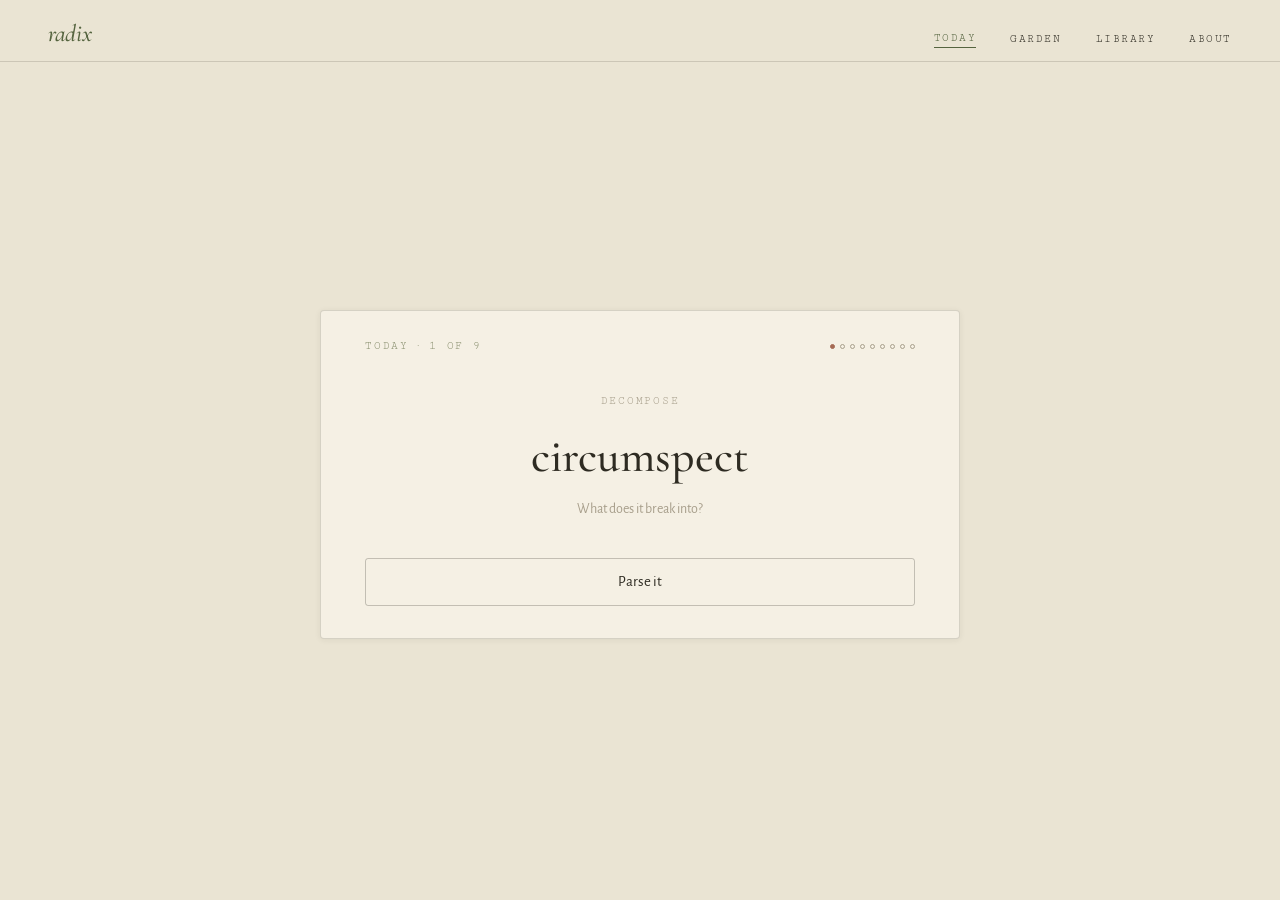
<file: index.html>
<!DOCTYPE html>
<html lang="en">
<head>
<meta charset="utf-8">
<meta name="viewport" content="width=device-width, initial-scale=1">
<title>Radix: a herbarium of Latin roots</title>
<meta name="description" content="Learn Latin roots by pressing them like specimens. Parse words into their roots, compose meanings, and grow a garden of what you know.">
<meta name="theme-color" content="#F5F0E4">
<meta name="apple-mobile-web-app-capable" content="yes">
<meta name="apple-mobile-web-app-status-bar-style" content="default">
<meta name="apple-mobile-web-app-title" content="Radix">
<link rel="canonical" href="https://stannrodriguez.github.io/verbena/">
<link rel="manifest" href="/verbena/site.webmanifest">
<link rel="apple-touch-icon" href="/verbena/apple-touch-icon.png">
<meta property="og:type" content="website">
<meta property="og:site_name" content="Radix">
<meta property="og:title" content="Radix: a herbarium of Latin roots">
<meta property="og:description" content="Parse words into their roots, compose meanings, and grow a garden of what you know.">
<meta property="og:url" content="https://stannrodriguez.github.io/verbena/">
<meta property="og:image" content="https://stannrodriguez.github.io/verbena/og-card.png">
<meta property="og:image:width" content="1200">
<meta property="og:image:height" content="630">
<meta property="og:image:alt" content="Radix: Latin roots pressed like botanical specimens">
<meta name="twitter:card" content="summary_large_image">
<meta name="twitter:title" content="Radix: a herbarium of Latin roots">
<meta name="twitter:description" content="Parse words into their roots, compose meanings, and grow a garden of what you know.">
<meta name="twitter:image" content="https://stannrodriguez.github.io/verbena/og-card.png">
<link rel="preconnect" href="https://fonts.googleapis.com">
<link rel="preconnect" href="https://fonts.gstatic.com" crossorigin>
<link href="https://fonts.googleapis.com/css2?family=Alegreya+Sans:ital,wght@0,400;0,500;0,700;1,400&family=Cormorant+Garamond:ital,wght@0,500;0,600;1,500;1,600&family=Cutive+Mono&display=swap" rel="stylesheet">
<link rel="stylesheet" href="radix.css">
<link rel="icon" href="/verbena/favicon.svg" type="image/svg+xml">
</head>
<body>
  <div class="app" id="app">

    <!-- Desktop top nav -->
    <header class="topnav" aria-label="Primary">
      <a class="wordmark" href="#/today">radix</a>
      <nav class="topnav-links">
        <button class="tlink" data-tab="today"    type="button">today</button>
        <button class="tlink" data-tab="garden"   type="button">garden</button>
        <button class="tlink" data-tab="library"  type="button">library</button>
        <button class="tlink" data-tab="about" type="button">about</button>
      </nav>
    </header>

    <!-- Screen stage -->
    <main class="stage" id="screen" aria-live="polite"><!-- rendered --></main>

    <!-- Mobile bottom tab bar -->
    <nav class="tabbar" aria-label="Primary">
      <button class="tab" data-tab="today"    type="button">today</button>
      <button class="tab" data-tab="garden"   type="button">garden</button>
      <button class="tab" data-tab="library"  type="button">library</button>
      <button class="tab" data-tab="about" type="button">about</button>
    </nav>

    <div class="toast" id="toast" role="status" aria-live="polite"></div>
  </div>

  <script src="radix.js"></script>
</body>
</html>
</file>
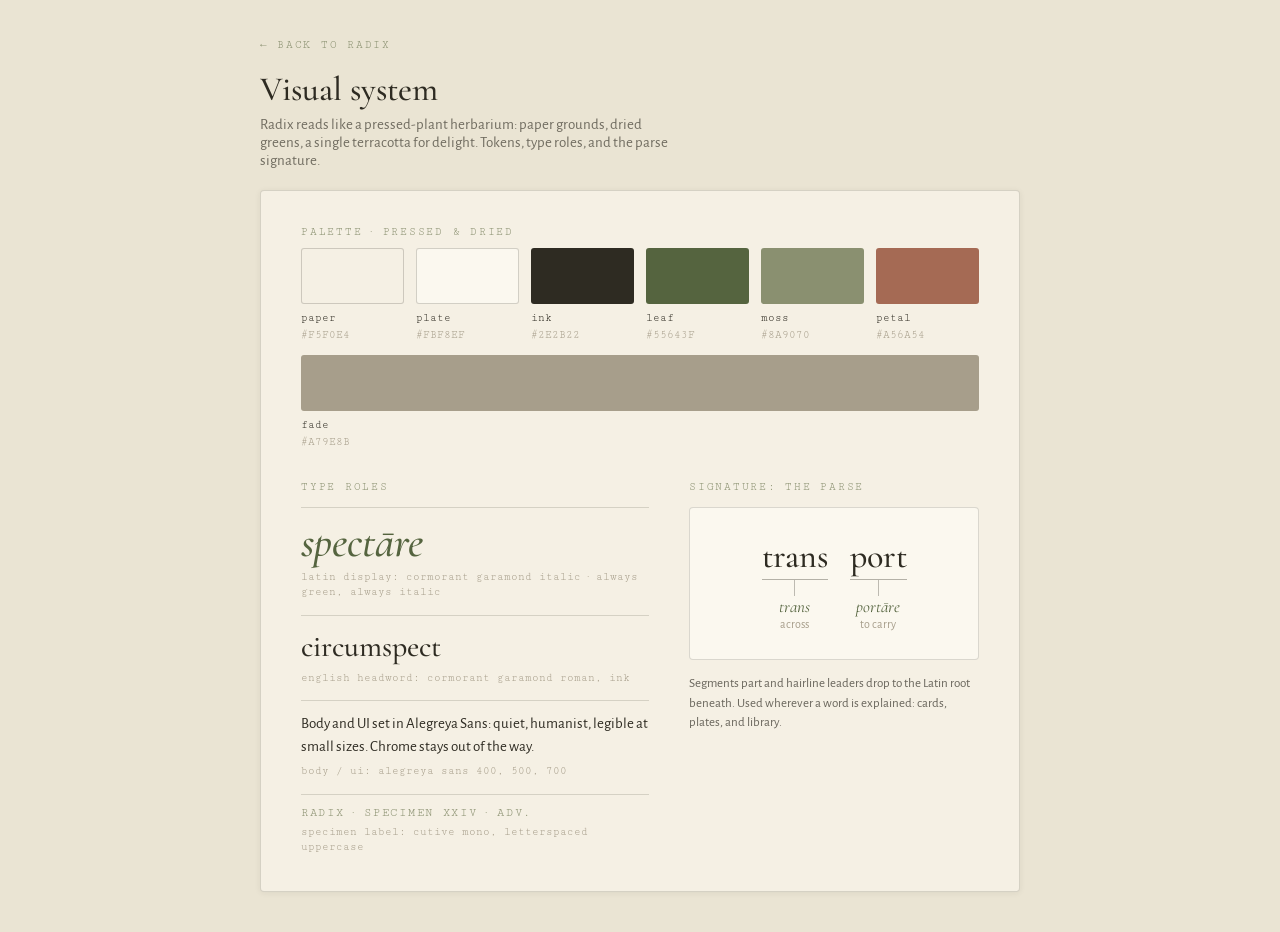
<file: styleguide.html>
<!DOCTYPE html>
<html lang="en">
<head>
<meta charset="utf-8">
<meta name="viewport" content="width=device-width, initial-scale=1">
<title>Radix: visual system</title>
<meta name="description" content="Radix visual system: palette, type roles, and the parse signature.">
<link rel="preconnect" href="https://fonts.googleapis.com">
<link rel="preconnect" href="https://fonts.gstatic.com" crossorigin>
<link href="https://fonts.googleapis.com/css2?family=Alegreya+Sans:ital,wght@0,400;0,500;0,700;1,400&family=Cormorant+Garamond:ital,wght@0,500;0,600;1,500;1,600&family=Cutive+Mono&display=swap" rel="stylesheet">
<link rel="icon" href="data:image/svg+xml,%3Csvg xmlns='http://www.w3.org/2000/svg' viewBox='0 0 120 120'%3E%3Cpath d='M60 108 C 55 78, 65 52, 60 22' stroke='%2355643F' stroke-width='3' fill='none'/%3E%3Cellipse cx='45' cy='80' rx='14' ry='6' fill='%2355643F' transform='rotate(-34 45 80)'/%3E%3Cellipse cx='75' cy='62' rx='14' ry='6' fill='%2355643F' transform='rotate(34 75 62)'/%3E%3Cellipse cx='46' cy='46' rx='13' ry='6' fill='%2355643F' transform='rotate(-34 46 46)'/%3E%3Ccircle cx='60' cy='14' r='5' fill='%23A56A54'/%3E%3Ccircle cx='52' cy='20' r='5' fill='%23A56A54'/%3E%3Ccircle cx='68' cy='20' r='5' fill='%23A56A54'/%3E%3C/svg%3E">
<style>
  :root {
    --paper:#F5F0E4; --plate:#FBF8EF; --ink:#2E2B22; --leaf:#55643F;
    --moss:#8A9070; --petal:#A56A54; --fade:#A79E8B; --desk:#EAE4D3;
    --line:rgba(46,43,34,.16);
    --display:'Cormorant Garamond',Georgia,serif;
    --body:'Alegreya Sans',-apple-system,sans-serif;
    --mono:'Cutive Mono',ui-monospace,monospace;
  }
  * { margin:0; padding:0; box-sizing:border-box; }
  body {
    background:var(--desk); color:var(--ink); font-family:var(--body);
    min-height:100dvh; display:flex; flex-direction:column; align-items:center;
    padding:40px 16px; -webkit-font-smoothing:antialiased;
  }
  .back {
    align-self:flex-start; max-width:760px; width:100%; margin:0 auto 18px;
    font:11px/1 var(--mono); letter-spacing:.16em; text-transform:uppercase;
    color:var(--moss); text-decoration:none;
  }
  .back:hover { color:var(--leaf); }
  .lede { max-width:760px; width:100%; margin:0 auto 20px; }
  .lede h1 { font-family:var(--display); font-weight:500; font-size:34px; color:var(--ink); }
  .lede p  { font-size:15px; color:rgba(46,43,34,.65); margin-top:6px; max-width:52ch; }

  .card {
    width:760px; max-width:100%; background:var(--paper);
    border:1px solid var(--line); border-radius:4px; box-shadow:0 1px 6px rgba(46,43,34,.07);
    padding:36px 40px; display:flex; flex-direction:column; gap:32px;
  }
  .eyebrow { font:11px/1 var(--mono); letter-spacing:.16em; text-transform:uppercase; color:var(--moss); }
  .swatches { display:flex; gap:12px; flex-wrap:wrap; }
  .sw { flex:1 1 90px; display:flex; flex-direction:column; gap:6px; }
  .chip { height:56px; border-radius:3px; }
  .chip.b { border:1px solid rgba(46,43,34,.2); }
  .sw .name { font:11px/1.5 var(--mono); color:var(--ink); }
  .sw .hex { color:var(--fade); }

  .cols { display:flex; gap:40px; }
  .col-a { flex:1.2; display:flex; flex-direction:column; gap:14px; }
  .col-b { flex:1; display:flex; flex-direction:column; gap:14px; }
  .role { border-top:1px solid var(--line); padding-top:12px; }
  .role .note { font:11px/1.4 var(--mono); color:var(--fade); margin-top:6px; }
  .r-latin { font-family:var(--display); font-style:italic; font-weight:500; font-size:44px; line-height:1; color:var(--leaf); }
  .r-head  { font-family:var(--display); font-weight:500; font-size:30px; color:var(--ink); }
  .r-body  { font-size:15px; line-height:1.5; }
  .r-spec  { font:12px/1 var(--mono); letter-spacing:.14em; text-transform:uppercase; color:var(--moss); }

  .sig {
    background:var(--plate); border:1px solid var(--line); border-radius:4px;
    padding:28px 20px; display:flex; flex-direction:column; align-items:center;
  }
  .sig-row { display:flex; gap:22px; align-items:baseline; }
  .seg { display:flex; flex-direction:column; align-items:center; }
  .seg .surface { font-family:var(--display); font-weight:500; font-size:34px; border-bottom:1px solid rgba(46,43,34,.35); padding-bottom:2px; }
  .seg .leader { width:1px; height:16px; background:rgba(46,43,34,.3); }
  .seg .root { font-family:var(--display); font-style:italic; font-size:17px; color:var(--leaf); }
  .seg .gl { font-size:12px; color:var(--fade); }
  .caption { font-size:13px; line-height:1.5; color:rgba(46,43,34,.7); }

  @media (max-width:680px) {
    .cols { flex-direction:column; gap:28px; }
    .card { padding:26px 22px; }
  }
</style>
</head>
<body>
  <a class="back" href="index.html">&larr; back to radix</a>
  <div class="lede">
    <h1>Visual system</h1>
    <p>Radix reads like a pressed-plant herbarium: paper grounds, dried greens, a single terracotta for delight. Tokens, type roles, and the parse signature.</p>
  </div>

  <div class="card">
    <!-- Palette -->
    <div style="display:flex;flex-direction:column;gap:10px">
      <div class="eyebrow">Palette · pressed &amp; dried</div>
      <div class="swatches">
        <div class="sw"><div class="chip b" style="background:#F5F0E4"></div><div class="name">paper<br><span class="hex">#F5F0E4</span></div></div>
        <div class="sw"><div class="chip b" style="background:#FBF8EF"></div><div class="name">plate<br><span class="hex">#FBF8EF</span></div></div>
        <div class="sw"><div class="chip" style="background:#2E2B22"></div><div class="name">ink<br><span class="hex">#2E2B22</span></div></div>
        <div class="sw"><div class="chip" style="background:#55643F"></div><div class="name">leaf<br><span class="hex">#55643F</span></div></div>
        <div class="sw"><div class="chip" style="background:#8A9070"></div><div class="name">moss<br><span class="hex">#8A9070</span></div></div>
        <div class="sw"><div class="chip" style="background:#A56A54"></div><div class="name">petal<br><span class="hex">#A56A54</span></div></div>
        <div class="sw"><div class="chip" style="background:#A79E8B"></div><div class="name">fade<br><span class="hex">#A79E8B</span></div></div>
      </div>
    </div>

    <div class="cols">
      <!-- Type roles -->
      <div class="col-a">
        <div class="eyebrow">Type roles</div>
        <div class="role"><div class="r-latin">spectāre</div><div class="note">latin display: cormorant garamond italic · always green, always italic</div></div>
        <div class="role"><div class="r-head">circumspect</div><div class="note">english headword: cormorant garamond roman, ink</div></div>
        <div class="role"><div class="r-body">Body and UI set in Alegreya Sans: quiet, humanist, legible at small sizes. Chrome stays out of the way.</div><div class="note">body / ui: alegreya sans 400, 500, 700</div></div>
        <div class="role"><div class="r-spec">radix · specimen xxiv · adv.</div><div class="note">specimen label: cutive mono, letterspaced uppercase</div></div>
      </div>

      <!-- Signature -->
      <div class="col-b">
        <div class="eyebrow">Signature: the parse</div>
        <div class="sig">
          <div class="sig-row">
            <div class="seg"><div class="surface">trans</div><div class="leader"></div><div class="root">trans</div><div class="gl">across</div></div>
            <div class="seg"><div class="surface">port</div><div class="leader"></div><div class="root">portāre</div><div class="gl">to carry</div></div>
          </div>
        </div>
        <div class="caption">Segments part and hairline leaders drop to the Latin root beneath. Used wherever a word is explained: cards, plates, and library.</div>
      </div>
    </div>
  </div>
</body>
</html>
</file>
<file: radix.css>
/* ============================================================
   Radix — herbarium visual system
   Tokens, type roles and screens ported faithfully from the
   Radix design doc (mobile + desktop web views).
   ============================================================ */

:root {
  /* Palette · pressed & dried */
  --paper: #F5F0E4;   /* app ground / phone      */
  --plate: #FBF8EF;   /* card / specimen surface */
  --ink:   #2E2B22;   /* text                    */
  --leaf:  #55643F;   /* latin, primary accent   */
  --moss:  #8A9070;   /* labels                  */
  --petal: #A56A54;   /* delight / danger accent */
  --fade:  #A79E8B;   /* muted text              */
  --desk:  #EAE4D3;   /* desktop backdrop        */

  --line:      rgba(46, 43, 34, .16);
  --line-firm: rgba(46, 43, 34, .25);
  --line-hair: rgba(46, 43, 34, .35);

  /* Type roles */
  --display: 'Cormorant Garamond', Georgia, serif;   /* latin + headwords */
  --body:    'Alegreya Sans', -apple-system, BlinkMacSystemFont, sans-serif;
  --mono:    'Cutive Mono', ui-monospace, monospace; /* specimen labels   */

  --nav-h: 62px;
}

* { margin: 0; padding: 0; box-sizing: border-box; }
html, body { height: 100%; }

body {
  background: var(--desk);
  color: var(--ink);
  font-family: var(--body);
  -webkit-font-smoothing: antialiased;
  text-rendering: optimizeLegibility;
}

button { font-family: inherit; color: inherit; }

/* ============================================================
   App shell
   ============================================================ */
.app {
  min-height: 100dvh;
  display: flex;
  flex-direction: column;
  background: var(--paper);
}

/* Screen stage — screens are absolutely-stacked layers for cross-fade */
.stage {
  flex: 1;
  min-height: 0;
  position: relative;
  overflow: hidden;
}
.view {
  position: absolute;
  inset: 0;
  display: flex;
  flex-direction: column;
  opacity: 0;
  transform: translateY(8px);
  pointer-events: none;
  transition: opacity .34s ease, transform .34s ease;
  overflow: hidden;
}
.view.is-active { opacity: 1; transform: none; pointer-events: auto; }
.scroll { flex: 1; min-height: 0; overflow-y: auto; overflow-x: hidden; }
.scroll::-webkit-scrollbar { width: 8px; }
.scroll::-webkit-scrollbar-thumb { background: rgba(46,43,34,.14); border-radius: 8px; }

/* ============================================================
   Nav — top (desktop) + bottom tab bar (mobile)
   ============================================================ */
.topnav {
  display: none;                 /* desktop only */
  align-items: baseline;
  justify-content: space-between;
  padding: 22px 48px 18px;
  background: var(--desk);
  border-bottom: 1px solid var(--line);
  height: var(--nav-h);
  flex-shrink: 0;
}
.wordmark {
  font-family: var(--display); font-style: italic; font-weight: 500;
  font-size: 24px; color: var(--leaf); text-decoration: none; line-height: 1;
}
.topnav-links { display: flex; gap: 34px; }
.tlink {
  background: none; border: 0; cursor: pointer;
  font: 11px/1 var(--mono); letter-spacing: .14em; text-transform: uppercase;
  color: var(--ink); padding: 0 0 3px; transition: color .16s;
}
.tlink:hover { color: var(--leaf); }
.tlink.active { color: var(--leaf); border-bottom: 1px solid var(--leaf); }

.tabbar {
  display: flex; border-top: 1px solid var(--line);
  padding: 14px 0 18px; background: var(--paper); flex-shrink: 0;
}
.tab {
  flex: 1; text-align: center; background: none; border: 0; cursor: pointer;
  font: 11px/1 var(--mono); letter-spacing: .1em; text-transform: uppercase; color: var(--fade);
  padding: 3px 0; position: relative; transition: color .16s;
}
.tab:hover { color: var(--moss); }
.tab.active { color: var(--leaf); }
.tab.active::after {
  content: ""; position: absolute; left: 50%; transform: translateX(-50%); bottom: -6px;
  width: 26px; height: 1px; background: var(--leaf);
}

/* ============================================================
   Shared atoms
   ============================================================ */
.eyebrow    { font: 11px/1 var(--mono); letter-spacing: .16em; text-transform: uppercase; color: var(--moss); }
.eyebrow.faint { color: var(--fade); }
.spec-label { font: 11px/1 var(--mono); letter-spacing: .14em; text-transform: uppercase; color: var(--fade); }
.latin { font-family: var(--display); font-style: italic; font-weight: 500; color: var(--leaf); }
.head  { font-family: var(--display); font-weight: 500; color: var(--ink); }
.title { font-family: var(--display); font-weight: 500; font-size: 30px; color: var(--ink); }

.btn {
  font-family: var(--body); font-size: 15px; color: var(--ink);
  background: none; border: 1px solid var(--line-firm); border-radius: 3px;
  padding: 14px 0; cursor: pointer;
  transition: border-color .16s, color .16s, background .16s;
}
.btn:hover { border-color: var(--petal); }
.btn:focus-visible { outline: 2px solid var(--leaf); outline-offset: 2px; }
.btn.leaf  { border-color: var(--leaf); color: var(--leaf); font-weight: 500; }
.btn.leaf:hover { background: rgba(85,100,63,.07); border-color: var(--leaf); }
.btn.block { width: 100%; }
.btn[disabled] { color: var(--fade); cursor: default; }
.btn[disabled]:hover { border-color: var(--line-firm); background: none; }

/* ============================================================
   Session (Today) — decompose + compose
   ============================================================ */
.session { display: flex; flex-direction: column; height: 100%; }

/* On desktop, the session card floats centred on the desk */
.session-card { display: flex; flex-direction: column; flex: 1; min-height: 0; }

.sess-head {
  display: flex; justify-content: space-between; align-items: center;
  padding: 22px 24px 0;
}
.dots { display: flex; gap: 5px; }
.dot  { width: 5px; height: 5px; border-radius: 50%; border: 1px solid var(--fade); }
.dot.done { background: var(--leaf); border-color: var(--leaf); }
.dot.now  { background: var(--petal); border-color: var(--petal); }

.stage-body {
  flex: 1; min-height: 0;
  display: flex; flex-direction: column; justify-content: center; align-items: center;
  padding: 0 24px; gap: 8px; text-align: center;
}
.mode-label { font: 11px/1 var(--mono); letter-spacing: .16em; text-transform: uppercase; color: var(--fade); margin-bottom: 18px; }

/* the parse */
.parse-row { display: flex; gap: 26px; align-items: flex-start; }
.seg { display: flex; flex-direction: column; align-items: center; }
.seg .surface {
  font-family: var(--display); font-weight: 500; font-size: 46px; line-height: 1;
  border-bottom: 1px solid var(--line-hair); padding-bottom: 4px;
}
.seg .leader { width: 1px; height: 20px; background: rgba(46,43,34,.3); }
.seg .root   { font-family: var(--display); font-style: italic; font-size: 19px; color: var(--leaf); margin-top: 2px; }
.seg .gl     { font-size: 13px; color: var(--fade); }
.whole { font-family: var(--display); font-weight: 500; font-size: 46px; line-height: 1; }
.ask   { font-size: 14px; color: var(--fade); margin-top: 14px; }
.sense { margin-top: 26px; max-width: 300px; font-size: 16px; line-height: 1.45; }

/* parse reveal animation */
.parse-row .seg .leader,
.parse-row .seg .root,
.parse-row .seg .gl,
.sense {
  opacity: 0; transform: translateY(4px);
  transition: opacity .45s ease, transform .45s ease;
}
.parse-row.revealed .leader,
.parse-row.revealed .root,
.parse-row.revealed .gl,
.sense.revealed { opacity: 1; transform: none; }
.parse-row.revealed .root { transition-delay: .16s; }
.parse-row.revealed .gl   { transition-delay: .24s; }
.sense.revealed { transition-delay: .34s; }

.foot { padding: 0 24px 28px; }
.rate-ask { text-align: center; font-size: 15px; color: var(--moss); margin-bottom: 12px; }
.rate { display: flex; gap: 10px; }
.rate .btn { flex: 1; display: flex; flex-direction: column; align-items: center; gap: 2px; padding: 12px 0 10px; }
.rate .btn small { font: 10px/1 var(--mono); color: var(--fade); }
.rate .btn.leaf small { color: var(--moss); }

/* compose */
.compose-meaning { font-family: var(--display); font-style: italic; font-size: 26px; color: var(--ink); }
.slots { display: flex; gap: 12px; margin-top: 30px; align-items: center; }
.slot-fixed {
  min-width: 104px; text-align: center; background: var(--plate);
  border: 1px solid var(--line-hair); border-radius: 3px; padding: 14px 18px;
  font-family: var(--display); font-weight: 500; font-size: 30px; line-height: 1;
}
.slot-drop {
  min-width: 104px; height: 62px; border: 1px dashed var(--line-hair); border-radius: 3px;
  display: flex; align-items: center; justify-content: center;
  font: 11px/1 var(--mono); color: var(--fade);
  transition: border-color .16s, background .16s, color .16s;
}
.slot-drop.filled {
  border-style: solid; background: var(--plate); color: var(--ink);
  font-family: var(--display); font-weight: 500; font-size: 30px;
}
.slot-drop.wrong { animation: shake .4s; border-color: var(--petal); }
@keyframes shake {
  0%,100% { transform: translateX(0); }
  20% { transform: translateX(-6px); } 40% { transform: translateX(6px); }
  60% { transform: translateX(-4px); } 80% { transform: translateX(4px); }
}
.tray-label { font-size: 13px; color: var(--fade); margin: 26px 0 10px; }
.tray { display: flex; gap: 10px; flex-wrap: wrap; justify-content: center; max-width: 320px; }
.tile {
  border: 1px solid var(--line-firm); border-radius: 3px; padding: 9px 16px;
  font-family: var(--display); font-size: 22px; line-height: 1; background: transparent;
  cursor: pointer; transition: border-color .16s, opacity .2s, background .2s;
}
.tile:hover { border-color: var(--leaf); }
.tile.used  { background: var(--plate); opacity: .35; cursor: default; pointer-events: none; }
.hint-link { text-align: center; font: 11px/1 var(--mono); color: var(--fade); }
.hint-link a { color: var(--fade); text-decoration: underline; cursor: pointer; }
.hint-link a:hover { color: var(--leaf); }

/* ============================================================
   Specimen plate
   ============================================================ */
.plate {
  background: var(--plate); border: 1px solid rgba(46,43,34,.2); border-radius: 3px;
  padding: 24px 22px; display: flex; flex-direction: column;
}
.plate-top { display: flex; justify-content: space-between; align-items: flex-start; gap: 12px; }
.plate .lat-big { font-family: var(--display); font-style: italic; font-weight: 500; font-size: 52px; line-height: 1.05; color: var(--leaf); margin-top: 10px; }
.plate .en { font-size: 16px; color: var(--ink); margin-top: 6px; }
.plate .sprig { flex-shrink: 0; margin-top: 4px; }
.derivs { border-top: 1px solid var(--line); margin-top: 18px; padding-top: 14px; display: flex; flex-direction: column; gap: 9px; }
.deriv { display: flex; gap: 10px; align-items: baseline; }
.deriv .w { font-family: var(--display); font-weight: 500; font-size: 19px; min-width: 106px; }
.deriv .g { font-size: 13px; color: rgba(46,43,34,.65); line-height: 1.35; }
.delight { border-top: 1px solid var(--line); margin-top: 16px; padding-top: 14px; }
.delight .tag { font: 11px/1 var(--mono); letter-spacing: .14em; text-transform: uppercase; color: var(--petal); }
.delight p { font-size: 14px; line-height: 1.5; margin-top: 6px; }
.plate .provenance { margin-top: auto; padding-top: 12px; font: 11px/1 var(--mono); letter-spacing: .08em; color: var(--moss); }

/* mobile root-of-day view wrapper */
.rod-head { padding: 22px 24px 0; }
.rod-plate-wrap { padding: 16px 20px 0; }
.rod-foot { padding: 18px 20px 26px; }

/* ============================================================
   Closing
   ============================================================ */
.closing {
  flex: 1; display: flex; flex-direction: column; align-items: center; justify-content: center;
  padding: 0 36px; text-align: center; background: var(--paper);
}
.closing .said  { font-size: 15px; color: rgba(46,43,34,.7); margin-top: 30px; }
.closing .motto { font-family: var(--display); font-style: italic; font-weight: 500; font-size: 44px; line-height: 1.1; color: var(--leaf); margin-top: 14px; }
.closing .trans { font-size: 15px; color: rgba(46,43,34,.7); margin-top: 8px; }
.closing .divider { width: 44px; height: 1px; background: var(--line-firm); margin: 32px 0; }
.closing .tally { font: 12px/1 var(--mono); letter-spacing: .06em; color: var(--moss); }
.closing .again { margin-top: 30px; }

/* ============================================================
   Garden
   ============================================================ */
.garden-head { padding: 24px 24px 0; }
.garden-head .sub   { font-size: 14px; color: rgba(46,43,34,.6); margin-top: 4px; }
.garden-head .count { font: 11px/1 var(--mono); letter-spacing: .1em; color: var(--moss); margin-top: 10px; }
.garden-grid { display: grid; grid-template-columns: repeat(3, 1fr); gap: 14px 10px; padding: 18px 20px 24px; }
.specimen {
  background: var(--plate); border: 1px solid rgba(46,43,34,.14); border-radius: 3px;
  padding: 12px 6px 10px; display: flex; flex-direction: column; align-items: center; gap: 6px;
  cursor: pointer; transition: border-color .16s, transform .16s;
}
.specimen:hover { border-color: var(--leaf); transform: translateY(-1px); }
.specimen.dormant { opacity: .38; }
.specimen.sel { border-color: var(--leaf); box-shadow: 0 0 0 1px var(--leaf) inset; }
.specimen .lat-s { font-family: var(--display); font-style: italic; font-size: 15px; line-height: 1; color: var(--leaf); }
.specimen .tag { font: 9px/1 var(--mono); letter-spacing: .08em; color: var(--fade); }

/* ============================================================
   Library
   ============================================================ */
.lib-head { padding: 24px 24px 8px; }
.lib-head .sub { font-size: 14px; color: rgba(46,43,34,.6); margin-top: 4px; }
.lib-search {
  margin: 8px 20px 0; display: flex; align-items: center; gap: 8px;
  background: var(--plate); border: 1px solid var(--line-firm); border-radius: 3px; padding: 10px 12px;
  transition: border-color .16s;
}
.lib-search:focus-within { border-color: var(--leaf); }
.lib-search input { flex: 1; border: 0; background: none; font-family: var(--body); font-size: 15px; color: var(--ink); }
.lib-search input:focus { outline: none; }
.lib-search input::placeholder { color: var(--fade); }
.lib-cats { display: flex; gap: 18px; padding: 14px 24px 0; }
.lib-cat {
  background: none; border: 0; cursor: pointer;
  font: 11px/1 var(--mono); letter-spacing: .12em; text-transform: uppercase; color: var(--ink);
  padding: 0 0 3px; transition: color .16s;
}
.lib-cat:hover { color: var(--leaf); }
.lib-cat.active { color: var(--leaf); border-bottom: 1px solid var(--leaf); }
.lib-grid { display: grid; grid-template-columns: 1fr; gap: 12px; padding: 16px 20px 24px; }
.lib-card {
  text-align: left; background: var(--plate); border: 1px solid rgba(46,43,34,.14); border-radius: 3px;
  padding: 14px 16px; display: flex; flex-direction: column; gap: 3px; cursor: pointer;
  transition: border-color .16s, transform .16s;
}
.lib-card:hover { border-color: var(--leaf); transform: translateY(-1px); }
.lib-card.unopened { opacity: .5; }
.lib-card .r-top { display: flex; justify-content: space-between; align-items: baseline; }
.lib-card .r-latin { font-family: var(--display); font-style: italic; font-weight: 500; font-size: 21px; color: var(--leaf); }
.lib-card .r-tag { font: 9.5px/1 var(--mono); letter-spacing: .08em; text-transform: uppercase; color: var(--fade); }
.lib-card .r-mean { font-size: 13.5px; color: var(--ink); }
.lib-card .r-kids { font-size: 12px; color: rgba(46,43,34,.55); }
.lib-empty { padding: 40px 24px; text-align: center; color: var(--fade); font-size: 14px; }

/* ============================================================
   About  (shares the settings screen)
   ============================================================ */
.about-head { padding: 24px 24px 4px; }
.about-head .title { margin-top: 8px; }
.about-lede { font-size: 15px; line-height: 1.55; color: var(--ink); margin-top: 10px; }

.about-grow {
  display: flex; align-items: flex-end; gap: 10px;
  padding: 18px 24px 20px; border-bottom: 1px solid var(--line);
}
.grow-step { display: inline-flex; align-items: flex-end; opacity: .9; }
.about-grow-cap { font: 10.5px/1.3 var(--mono); letter-spacing: .08em; color: var(--fade); margin-left: 4px; }

.about-list { padding: 6px 24px 4px; }
.about-item { padding: 16px 0; border-bottom: 1px solid var(--line); }
.about-item:last-child { border-bottom: none; }
.about-name { font-family: var(--display); font-style: italic; font-weight: 500; font-size: 21px; color: var(--leaf); }
.about-item p { font-size: 14px; line-height: 1.55; color: var(--ink); margin-top: 5px; }
.about-item b { font-weight: 700; }

.about-note {
  margin: 4px 24px 4px; padding: 14px 16px;
  background: var(--plate); border: 1px solid var(--line); border-radius: 3px;
}
.about-note .tag { font: 11px/1 var(--mono); letter-spacing: .14em; text-transform: uppercase; color: var(--petal); }
.about-note p { font-size: 13.5px; line-height: 1.55; margin-top: 6px; color: var(--ink); }

/* ============================================================
   Settings
   ============================================================ */
.set-head { padding: 24px 24px 6px; border-top: 1px solid var(--line); margin-top: 12px; }
.set-list { padding: 8px 24px 8px; }
.set-row {
  display: flex; align-items: center; justify-content: space-between; gap: 14px;
  padding: 16px 0; border-top: 1px solid var(--line);
}
.set-row:last-of-type { border-bottom: 1px solid var(--line); }
.set-row .label { font-size: 15px; }
.set-row .hint  { font-size: 12.5px; color: rgba(46,43,34,.55); margin-top: 2px; }
.stepper { display: flex; align-items: center; gap: 14px; }
.step-btn {
  width: 28px; height: 28px; background: none; border: 1px solid var(--line-firm); border-radius: 3px;
  font-size: 15px; color: var(--ink); cursor: pointer; transition: border-color .16s;
}
.step-btn:hover { border-color: var(--leaf); }
.step-val { font-family: var(--display); font-size: 22px; min-width: 24px; text-align: center; }
.set-actions { display: flex; gap: 10px; }
.mini-btn {
  background: none; border: 1px solid var(--line-firm); border-radius: 3px;
  padding: 8px 16px; font-family: var(--body); font-size: 14px; color: var(--ink); cursor: pointer;
  transition: border-color .16s, color .16s, background .16s;
}
.mini-btn:hover { border-color: var(--leaf); color: var(--leaf); }
.mini-btn.danger { border-color: rgba(165,106,84,.5); color: var(--petal); }
.mini-btn.danger:hover { border-color: var(--petal); background: rgba(165,106,84,.06); }
.set-foot { padding: 22px 24px 30px; font: 11px/1 var(--mono); letter-spacing: .08em; color: var(--fade); }
.set-foot a { color: var(--moss); text-decoration: underline; }
.set-foot a:hover { color: var(--leaf); }

/* ============================================================
   Plate overlay sheet (mobile taps + root-of-the-day)
   ============================================================ */
.plate-overlay {
  position: absolute; inset: 0; z-index: 30;
  background: var(--paper);
  transform: translateY(100%);
  transition: transform .34s cubic-bezier(.2,.7,.2,1);
  display: flex; flex-direction: column;
}
.plate-overlay.show { transform: none; }
.plate-overlay .rod-plate-wrap .plate { margin: 0; }

/* ============================================================
   Toast
   ============================================================ */
.toast {
  position: fixed; left: 50%; bottom: 92px; transform: translateX(-50%) translateY(10px);
  background: var(--ink); color: var(--paper); font: 12px/1.3 var(--mono); letter-spacing: .04em;
  padding: 10px 16px; border-radius: 4px; opacity: 0; pointer-events: none;
  transition: opacity .24s, transform .24s; z-index: 40; white-space: nowrap;
}
.toast.show { opacity: .96; transform: translateX(-50%) translateY(0); }

/* ============================================================
   MOBILE  (default, < 860px) — phone feel, full bleed
   ============================================================ */
.view { background: var(--paper); }

/* Garden plate detail slides over on mobile (rendered as its own view) */

/* ============================================================
   DESKTOP  (>= 860px) — top nav, content on the desk
   ============================================================ */
@media (min-width: 860px) {
  .app { background: var(--desk); }
  .topnav { display: flex; }
  .tabbar { display: none; }
  .stage  { background: var(--desk); }
  .view   { background: var(--desk); }
  .toast  { bottom: 40px; }

  /* Today — centred card on the desk */
  .view[data-screen="today"] .session { flex: 1; align-items: center; justify-content: center; padding: 30px 48px 44px; }
  .view[data-screen="today"] .session-card {
    width: 640px; max-width: 100%; flex: none; align-self: center;
    background: var(--paper); border: 1px solid var(--line); border-radius: 4px;
    box-shadow: 0 1px 6px rgba(46,43,34,.07);
    padding: 6px 0 0; overflow: hidden;
  }
  .view[data-screen="today"] .stage-body { padding: 44px 44px 40px; }
  .view[data-screen="today"] .foot { padding: 0 44px 32px; }
  .view[data-screen="today"] .sess-head { padding: 24px 44px 0; }
  .view[data-screen="today"] .closing { border-radius: 4px; }

  /* Today session is a plain block on desktop, not full height */
  .view[data-screen="today"] .scroll { display: flex; }

  /* Garden — grid + persistent plate panel */
  .view[data-screen="garden"] .garden-layout {
    display: flex; gap: 32px; padding: 28px 48px 40px; min-height: 0; flex: 1;
    max-width: 1180px; margin: 0 auto; width: 100%;
  }
  .view[data-screen="garden"] .garden-main { flex: 1.2; display: flex; flex-direction: column; min-height: 0; }
  .view[data-screen="garden"] .garden-head { padding: 0 0 2px; }
  .view[data-screen="garden"] .garden-grid {
    grid-template-columns: repeat(4, 1fr); gap: 14px 12px; padding: 16px 0 0; overflow-y: auto;
  }
  .view[data-screen="garden"] .garden-plate {
    width: 400px; flex-shrink: 0; align-self: flex-start;
    max-height: 100%; overflow: auto;
  }
  .view[data-screen="garden"] .garden-plate.empty { display: flex; align-items: center; justify-content: center; text-align: center; color: var(--fade); font-size: 14px; min-height: 260px; border: 1px dashed var(--line-firm); background: transparent; }

  /* Library — folio grid, 3 columns */
  .view[data-screen="library"] .lib-wrap { max-width: 1180px; margin: 0 auto; width: 100%; display: flex; flex-direction: column; min-height: 0; flex: 1; }
  .view[data-screen="library"] .lib-head { display: flex; align-items: baseline; justify-content: space-between; padding: 28px 48px 0; }
  .view[data-screen="library"] .lib-search { margin: 0; width: 320px; }
  .view[data-screen="library"] .lib-cats { padding: 14px 48px 0; }
  .view[data-screen="library"] .lib-grid { grid-template-columns: repeat(3, 1fr); gap: 12px; padding: 18px 48px 40px; overflow-y: auto; }

  /* Settings — narrow, centred */
  .view[data-screen="about"] .set-wrap {
    width: 520px; max-width: 100%; margin: 0 auto; background: var(--paper);
    border: 1px solid var(--line); border-radius: 4px; margin-top: 34px; margin-bottom: 34px;
    align-self: center; box-shadow: 0 1px 6px rgba(46,43,34,.07);
  }
  .view[data-screen="about"] .scroll { display: flex; flex-direction: column; align-items: center; }
}

/* Slightly roomier type on very wide screens */
@media (min-width: 1200px) {
  .view[data-screen="today"] .session-card { width: 640px; }
}

/* Tiny phones */
@media (max-width: 360px) {
  .garden-grid { gap: 10px 8px; padding: 16px 14px 20px; }
  .stage-body { padding: 0 18px; }
}
</file>
